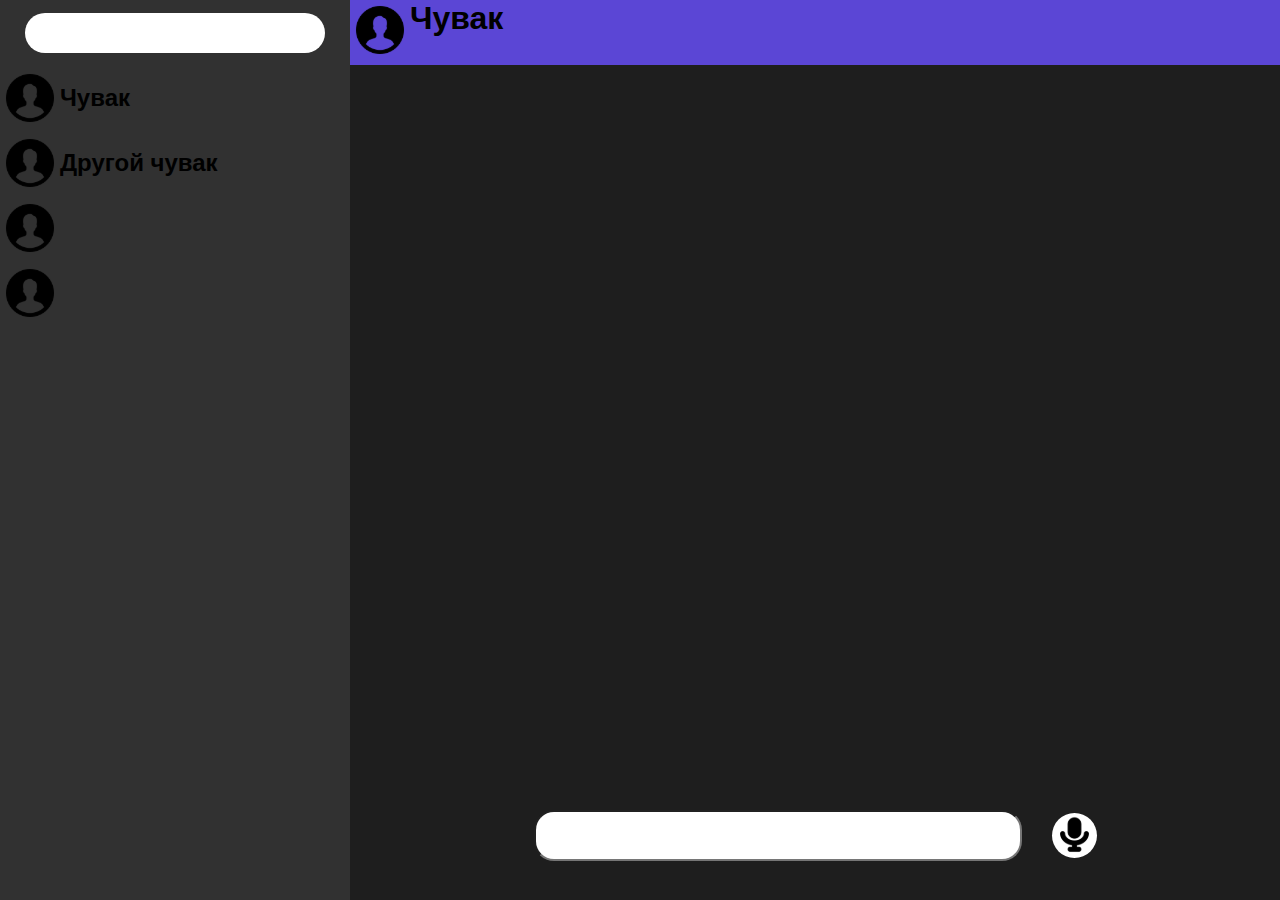
<file: index.html>
<!DOCTYPE html>
<html lang="en">
<head>
    <meta charset="UTF-8">
    <meta name="viewport" content="width=device-width, initial-scale=1.0">
    <title>Document</title>
    <link rel="stylesheet" href="style.css">
</head>
<body>
    <div class="contanier">
        <div class="nav">
            <div class="search-contanier">
                <div class="search">

                </div>
            </div>
            <div class="chat-nav">
                <img src="icons\Profile.svg" alt="">
                <h2 class="name-nav">Чувак</h2>
            </div>
            <div class="chat-nav">
                <img src="icons\Profile.svg" alt="">
                <h2 class="name-nav">Другой чувак</h2>
            </div>
            <div class="chat-nav">
                <img src="icons\Profile.svg" alt="">
                <h2 class="name-nav"></h2>
            </div>
            <div class="chat-nav">
                <img src="icons\Profile.svg" alt="">
                <h2 class="name-nav"></h2>
            </div>
        </div>
        <div class="chat-contanier">
            <div class="chat-header">
                <img src="icons\Profile.svg" alt="">
                <h1 class="chat-name">Чувак</h1>
            </div>
            <div class="content">

            </div>
            <div class="chat-bottom">
                <input class="user-input-field"/>
                <div class="button">
                    <img src="icons/Microphone.svg" alt="">
                </div>
            </div>
        </div>
    </div>
</body>
</html>
</file>
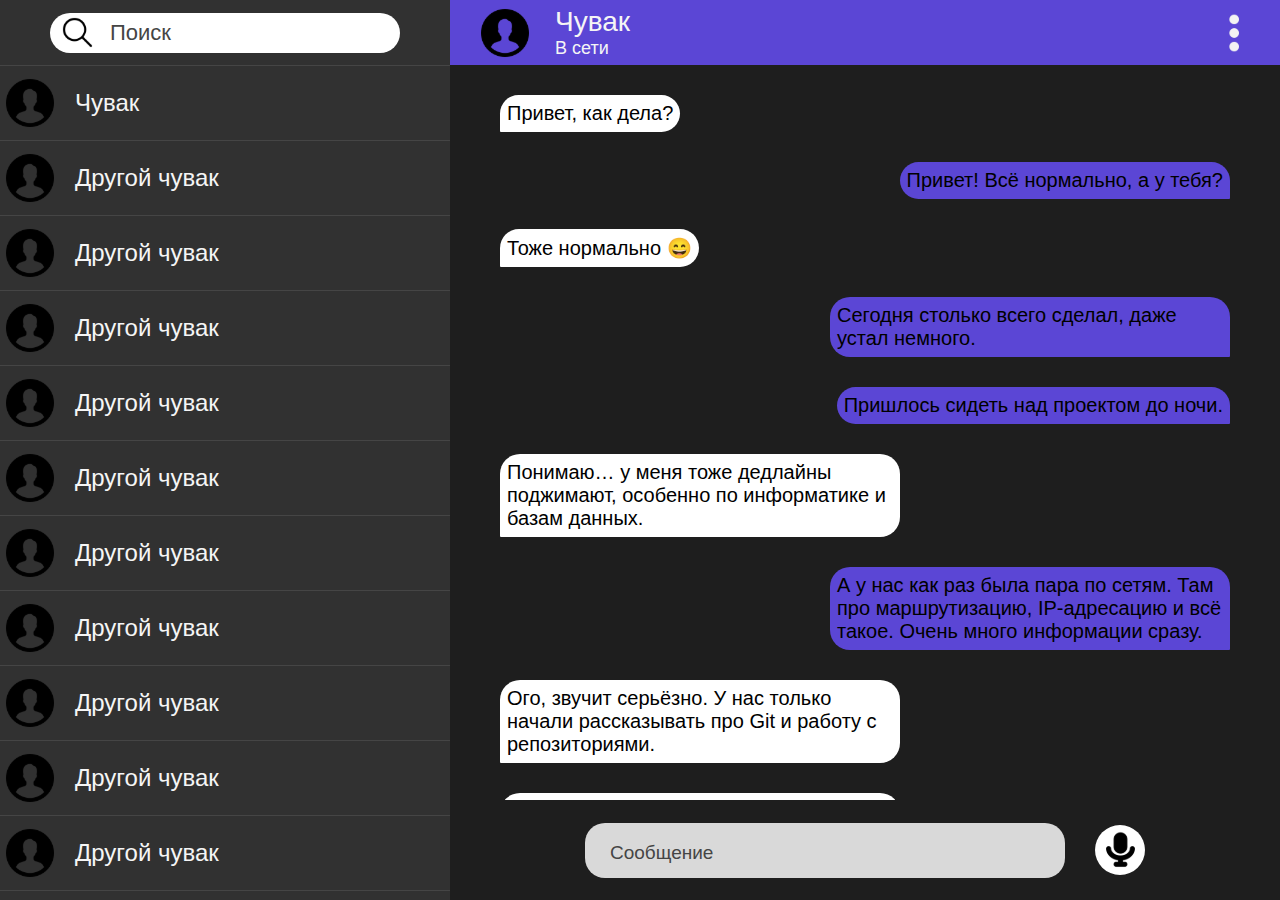
<file: main/index.html>
<!DOCTYPE html>
<html lang="en">
<head>
    <meta charset="UTF-8">
    <meta name="viewport" content="width=device-width, initial-scale=1.0">
    <title>Document</title>
    <link rel="stylesheet" href="style.css">
</head>
<body>
    <div class="contanier">
        <div class="nav">
            <div class="search-contanier">
                <div class="search">
                    <img src="icons\Search.svg" alt="">
                    <p>Поиск</p>
                </div>
            </div>
            <div class="dialogsWrapper">
                <div class="chat-nav">
                    <img src="icons\Profile.svg" alt="">
                    <p class="name-nav">Чувак</p>
                </div>
                <div class="chat-nav">
                    <img src="icons\Profile.svg" alt="">
                    <p class="name-nav">Другой чувак</p>
                </div>
                <div class="chat-nav">
                    <img src="icons\Profile.svg" alt="">
                    <p class="name-nav">Другой чувак</p>
                </div>
                <div class="chat-nav">
                    <img src="icons\Profile.svg" alt="">
                    <p class="name-nav">Другой чувак</p>
                </div>
                <div class="chat-nav">
                    <img src="icons\Profile.svg" alt="">
                    <p class="name-nav">Другой чувак</p>
                </div>
                <div class="chat-nav">
                    <img src="icons\Profile.svg" alt="">
                    <p class="name-nav">Другой чувак</p>
                </div>
                <div class="chat-nav">
                    <img src="icons\Profile.svg" alt="">
                    <p class="name-nav">Другой чувак</p>
                </div>
                <div class="chat-nav">
                    <img src="icons\Profile.svg" alt="">
                    <p class="name-nav">Другой чувак</p>
                </div>
                <div class="chat-nav">
                    <img src="icons\Profile.svg" alt="">
                    <p class="name-nav">Другой чувак</p>
                </div>
                <div class="chat-nav">
                    <img src="icons\Profile.svg" alt="">
                    <p class="name-nav">Другой чувак</p>
                </div>
                <div class="chat-nav">
                    <img src="icons\Profile.svg" alt="">
                    <p class="name-nav">Другой чувак</p>
                </div>
                <div class="chat-nav">
                    <img src="icons\Profile.svg" alt="">
                    <p class="name-nav">Другой чувак</p>
                </div>
                <div class="chat-nav">
                    <img src="icons\Profile.svg" alt="">
                    <p class="name-nav">Другой чувак</p>
                </div>
                <div class="chat-nav">
                    <img src="icons\Profile.svg" alt="">
                    <p class="name-nav">Другой чувак</p>
                </div>
            </div>
        </div>
        <div class="chat-contanier">
            <div class="chat-header">
                <div class="header-left">
                    <img class="chat-profile" src="icons\Profile.svg" alt="">
                    <div class="name-and-activity">
                        <p class="name-header">Чувак</p>
                        <p class="activity">В сети</p>
                    </div>
                </div>
                <img class="parameters" src="icons/Ellipsis.svg" alt="">
            </div>
            <div class="content">
                <div class="filler"></div>
                <div class="message">Привет, как дела?</div>
                <div class="user-message">Привет! Всё нормально, а у тебя?</div>
                <div class="message">Тоже нормально 😄</div>
                <div class="user-message">Сегодня столько всего сделал, даже устал немного.</div>
                <div class="user-message">Пришлось сидеть над проектом до ночи.</div>
                <div class="message">Понимаю… у меня тоже дедлайны поджимают, особенно по информатике и базам данных.</div>
                <div class="user-message">А у нас как раз была пара по сетям. Там про маршрутизацию, IP-адресацию и всё такое. Очень много информации сразу.</div>
                <div class="message">Ого, звучит серьёзно. У нас только начали рассказывать про Git и работу с репозиториями.</div>
                <div class="message">Кстати, а ты уже разобрался, как правильно откатываться к старым коммитам?</div>
                <div class="user-message">Да, разобрался. Нужно использовать git reset или git revert, в зависимости от задачи.</div>
                <div class="user-message">Ещё понял, что иногда проще просто создать новую ветку и там экспериментировать.</div>
                <div class="message">Согласен, ветки реально спасают от хаоса.</div>
                <div class="message">А ты пользуешься VS Code для этого или через терминал работаешь?</div>
                <div class="user-message">В основном через VS Code, но иногда быстрее открыть терминал и сделать пару команд.</div>
                <div class="user-message">Особенно, если нужно что-то нестандартное.</div>
                <div class="message">Я вот привык к терминалу, но VS Code реально удобный, особенно с подсветкой и GitLens.</div>
                <div class="message">Кстати, у тебя были проблемы с автоскроллом в чате?</div>
                <div class="user-message">Да, сначала не работало, но потом нашёл решение с flex-grow: 1 и всё стало нормально.</div>
                <div class="user-message">Теперь сообщения всегда снизу, даже если их мало.</div>
                <div class="message">Красота! А у меня наоборот — сначала делал через JS, потом узнал про CSS-трюк.</div>
                <div class="message">Вот что значит обмениваться опытом 😅</div>
                <div class="user-message">Да, это реально экономит кучу времени. Спасибо, что подсказал!</div>
            </div>
            <div class="chat-bottom">
                <input class="user-input-field" placeholder="Сообщение"/>
                <div class="button">
                    <img src="icons/Microphone.svg" alt="">
                </div>
            </div>
        </div>
    </div>
</body>
</html>
</file>
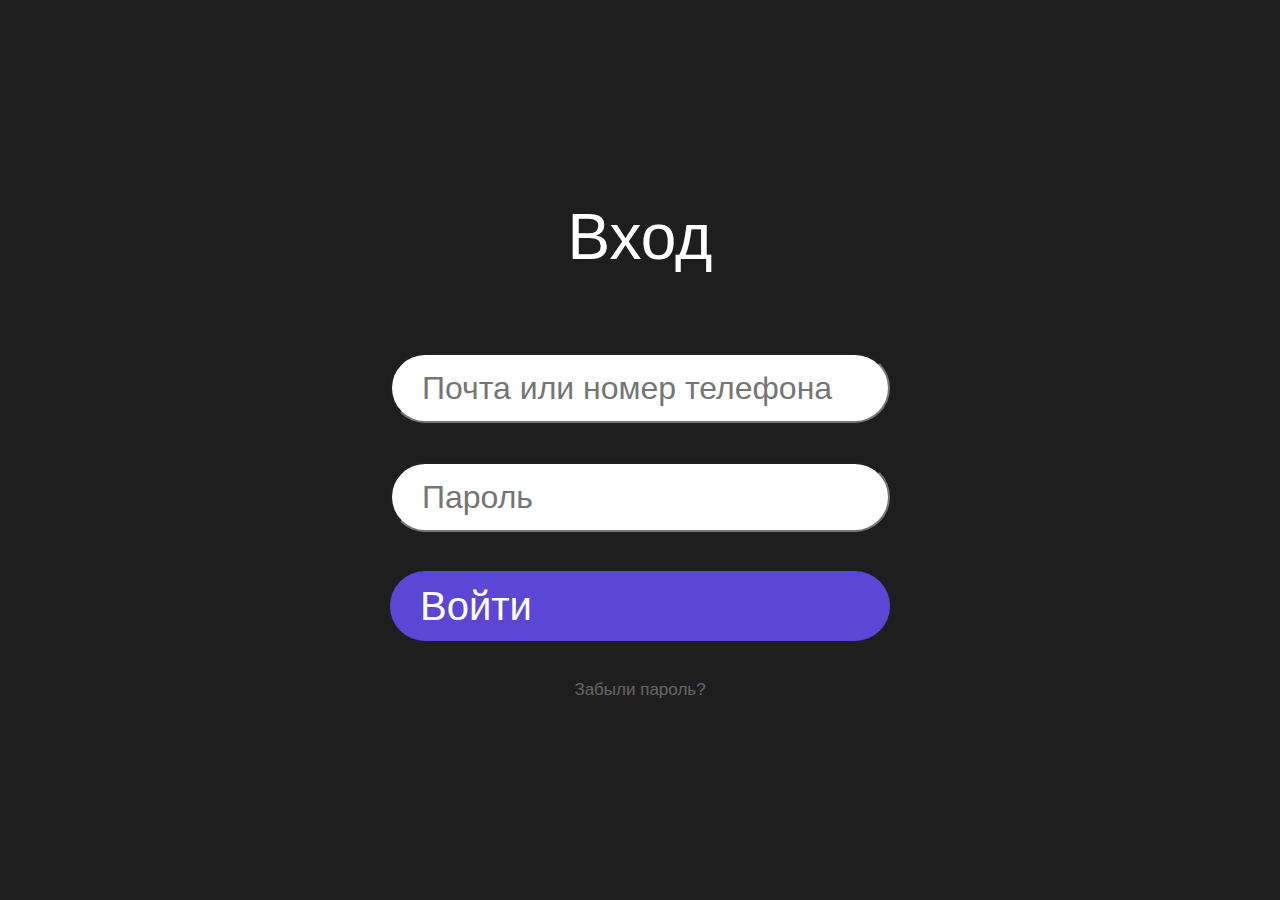
<file: login/login.html>
<!DOCTYPE html>
<html lang="en">
<head>
    <meta charset="UTF-8">
    <meta name="viewport" content="width=device-width, initial-scale=1.0">
    <title>Document</title>
    <link rel="stylesheet" href="login-style.css">
</head>
<body>
    <div class="contanier">
        <p class="login-text">Вход</p>
        <input class="box input" type="text" placeholder="Почта или номер телефона">
        <input class="box input" type="text" placeholder="Пароль">
        <div class="button box">Войти</div>
        <div class="forgot-password">Забыли пароль?</div>
    </div>
</body>
</html>
</file>
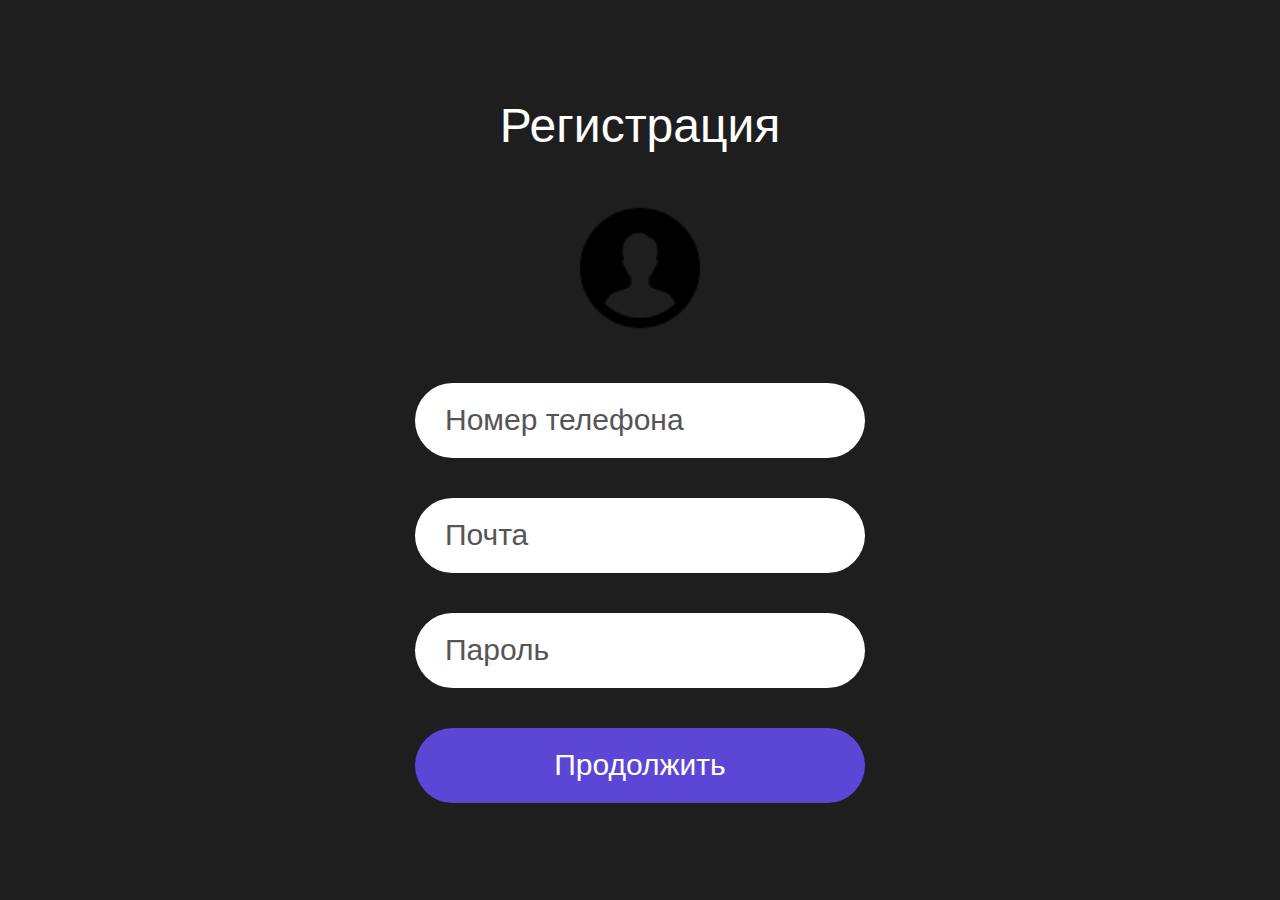
<file: registration/registration.html>
<!DOCTYPE html>
<html lang="en">
<head>
    <meta charset="UTF-8">
    <meta name="viewport" content="width=device-width, initial-scale=1.0">
    <title>Document</title>
    <link rel="stylesheet" href="registration-style.css">
</head>
<body>
    <div class="contanier">
        <div class="title">Регистрация</div>
        <img class="profile" src="..\main\icons\Profile.svg" alt="">
        <input class="box input" type="text" placeholder="Номер телефона">
        <input class="box input" type="text" placeholder="Почта">
        <input class="box input" type="password" placeholder="Пароль">
        <div class="box button">Продолжить</div>
    </div>
</body>
</html>
</file>
<file: style.css>
* {
    margin: 0;
    font-family: sans-serif;
}

.nav {
    height: 100vh;
    width: 350px;
    background-color: #313131;
    display: flex;
    flex-direction: column;
}

.chat-contanier {
    height: 100vh;
    width: calc(100vw - 350px);
    background-color: #1e1e1e;
}

.chat-header {
    height: 65px;
    background-color: #5B46D5;
    display: flex;
}

.contanier {
    display: flex;
}

.search-contanier {
    height: 65px;
    display: flex;
    justify-content: center;
    align-items: center;
}

.search {
    height: 40px;
    background-color: white;
    width: 300px;
    border-radius: 20px;
}

.chat-nav {
    display: flex;
    height: 65px;
    align-items: center;
}

img {
    height: 60px;
}

.chat-bottom {
    display: flex;
    gap: 30px;
    justify-content: center;
    align-items: center;
    position: relative;
    bottom: 90px;
    width: calc(100vw - 350px);
}

.user-input-field {
    border-radius: 20px;
    width: calc(100vw - 800px);
    height: 45px;
}

.button {
    display: flex;
    justify-content: center;
    align-items: center;
    background-color: white;
    width: 45px;
    height: 45px;
    border-radius: 100%;
}

.button img {
    height: 45px;
    
}

.content {
    height: calc(100vh - 65px);
}
</file>
<file: main/style.css>
* {
    margin: 0;
    font-family: sans-serif;
    box-sizing: border-box;
}

.contanier {
    display: flex;
}

img {
    height: 60px;
}

.nav {
    overflow-y: scroll;
    scrollbar-width: none;
    height: 100vh;
    width: 450px;
    background-color: #313131;
    display: flex;
    flex-direction: column;
}

.search-contanier {
    flex-shrink: 0;
    height: 65px;
    display: flex;
    justify-content: center;
    align-items: center;
}

.search {
    display: flex;
    align-items: center;
    gap: 15px;
    height: 40px;
    background-color: white;
    width: 350px;
    border-radius: 20px;
    padding-left: 10px;
}

.search img {
    height: 35px;
    width: 35px;
}

.search p {
    color: #454545;
    font-size: 22px;
}

.dialogsWrapper {
    overflow-y: scroll;
    scrollbar-width: none;
}

.chat-nav {
    display: flex;
    flex-shrink: 0;
    gap: 15px;
    height: 75px;
    align-items: center;
    border-top: #454545 solid 1px;
}

.chat-nav:hover {
    background-color: #5B46D5;
}

.name-nav {
    font-size: 24px;
    color: #f5f5f5;
}

.chat-contanier {
    height: 100vh;
    width: calc(100vw - 450px);
    background-color: #1e1e1e;
}

.chat-header {
    padding-left: 25px;
    height: 65px;
    background-color: #5B46D5;
    display: flex;
    justify-content: space-between;
    align-items: center;
}

.header-left {
    display: flex;
    gap: 20px;
    align-items: center;
}

.name-header {
    font-size: 28px;
    color: #f5f5f5;
}

.activity {
    font-size: 18px;
    color: #f5f5f5;
}

.parameters {
   height: 40px; 
   width: 40px;
   margin-right: 25px;
}

.content {
    overflow-y: scroll;
    scrollbar-width: none;
    height: calc(100vh - 65px - 100px);
    gap: 30px;
    display: flex;
    flex-direction: column;
    padding: 0 50px 30px;
}

.filler {
    flex-grow: 1;
}

.message {
    font-size: 20px;
    word-wrap: break-word;
    background-color: white;
    border-radius: 20px;
    width: fit-content;
    max-width: 400px;
    padding: 7px;
    border-bottom-left-radius: 1px;
}

.user-message {
    font-size: 20px;
    word-wrap: break-word;
    background-color: #5B46D5;
    border-radius: 20px;
    max-width: 400px;
    width: fit-content;
    padding: 7px;
    align-self: flex-end;
    border-bottom-right-radius: 1px;
}

.chat-bottom {
    display: flex;
    gap: 30px;
    justify-content: center;
    align-items: center;
    height: 100px;
    width: calc(100vw - 450px);
}

.user-input-field {
    background-color: #D9D9D9;
    border-radius: 20px;
    border-width: 0;
    width: calc(100vw - 800px);
    height: 55px;
    padding-left: 25px;
    font-size: 25px;
}

.user-input-field::placeholder {
    font-size: 19px;
    color: #454545;
}

.button {
    display: flex;
    justify-content: center;
    align-items: center;
    background-color: white;
    width: 50px;
    height: 50px;
    border-radius: 100%;
}

.button img {
    height: 45px;
}
</file>
<file: login/login-style.css>
* {
    margin: 0;
    font-family: sans-serif;
    box-sizing: border-box;
}

.contanier {
    background-color: #1e1e1e;
    height: 100vh;
    display: flex;
    gap: 39px;
    flex-direction: column;
    justify-content: center;
    align-items: center;
}

.login-text {
    margin-bottom: 40px;
    color: #ffffff;
    font-size: 64px;
}

.box {
    width: 500px;
    height: 70px;
    border-radius: 40px;
    padding-left: 30px;
}

.box::placeholder {
    font-size: 32px;
}

.input {
    font-size: 32px;
}

.button {
    color: #ffffff;
    display: flex;
    align-items: center;
    background-color: #5B46D5;
    font-size: 40px;
    text-align: center;
}

.forgot-password {
    font-size: 17px;
    color: #ffffff;
    opacity: 31%;
}
</file>
<file: registration/registration-style.css>
* {
    margin: 0;
    font-family: sans-serif;
    box-sizing: border-box;
}

.contanier {
    display: flex;
    flex-direction: column;
    justify-content: center;
    align-items: center;
    gap: 40px;
    height: 100vh;
    background-color: #1E1E1E;
}

.title {
    color: #ffffff;
    font-size: 48px;
}

.profile {
    height: 150px;
    width: 150px;
}

.box {
    width: 450px;
    height: 75px;
    border-radius: 40px;
    border-width: 0;
}

.input {
    background-color: #ffffff;
    padding-left: 30px;
    padding-right: 15px;
    font-size: 30px;
}

.input::placeholder {
    font-size: 30px;
    color: #555555;
}

.button {
    background-color: #5B46D5;
    font-size: 30px;
    color: #ffffff;
    display: flex;
    align-items: center;
    justify-content: center;
}
</file>
